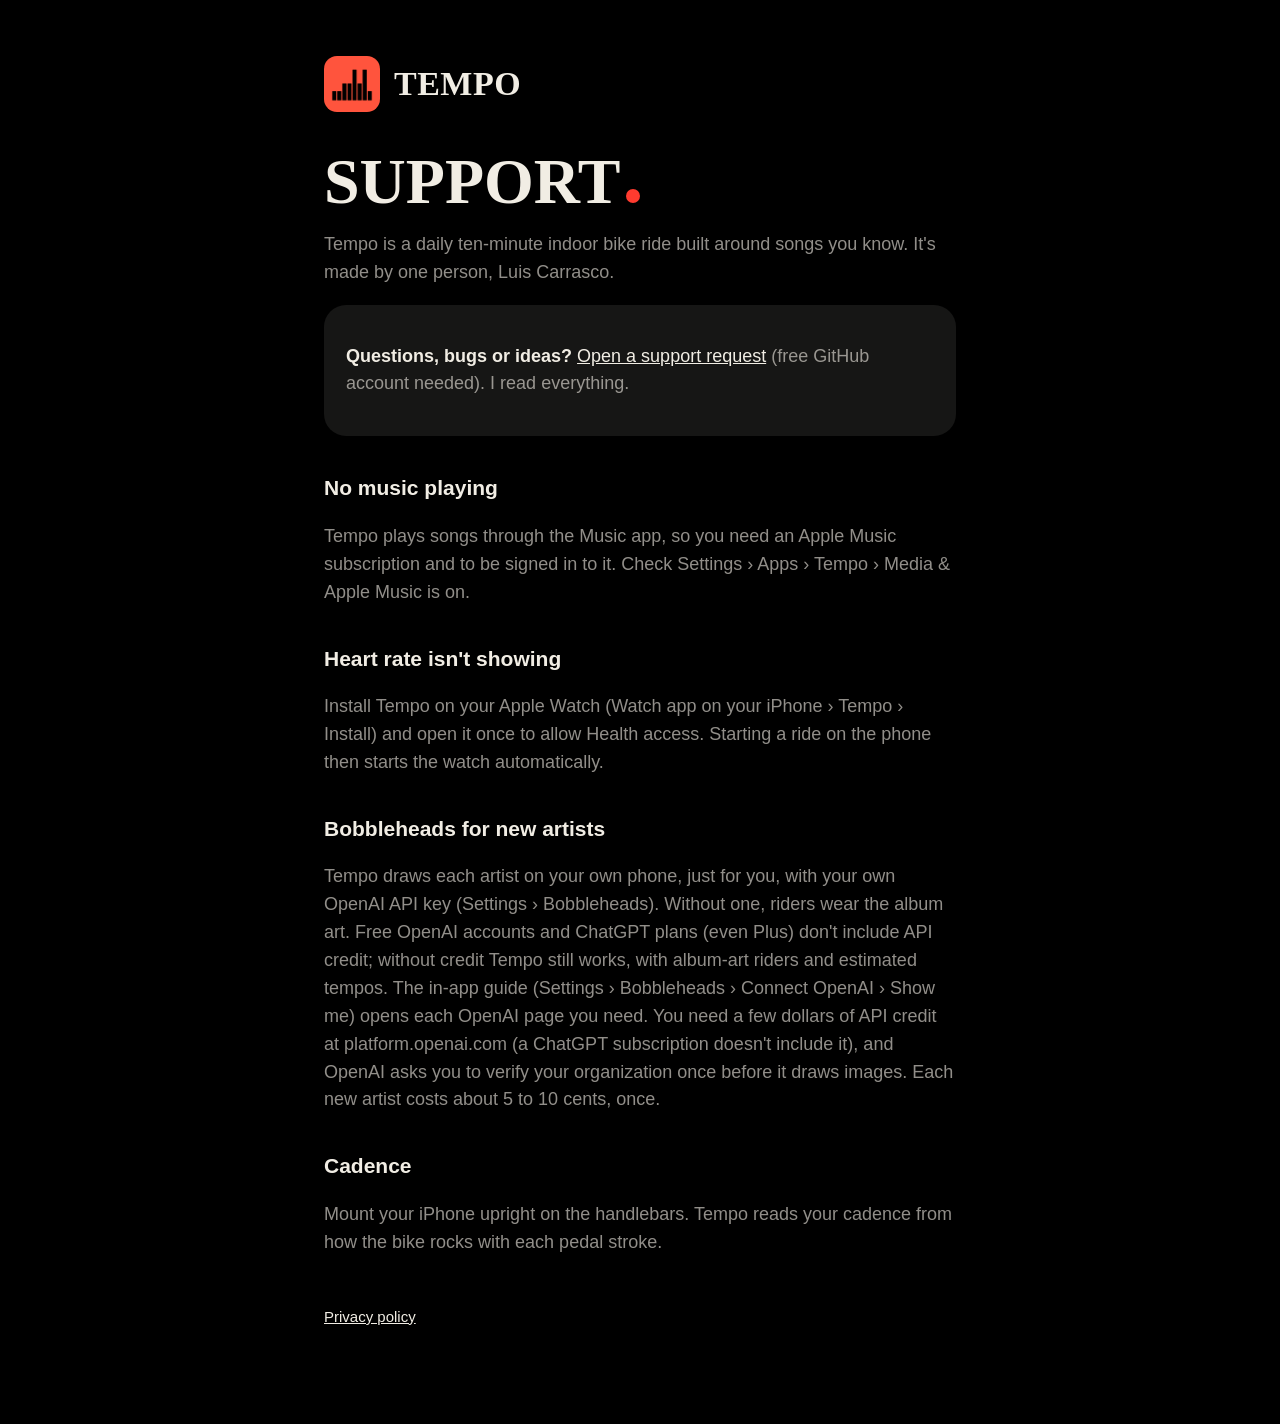
<file: index.html>
<!doctype html>
<html lang="en">
<head>
<meta charset="utf-8"><meta name="viewport" content="width=device-width, initial-scale=1">
<title>Tempo · Support</title>
<link rel="icon" href="favicon.png"><link rel="stylesheet" href="style.css">
</head>
<body><main>
<a class="brand" href="./"><img src="icon.png" alt=""><span>TEMPO</span></a>
<h1>Support</h1>
<p>Tempo is a daily ten-minute indoor bike ride built around songs you know. It's made by one person, Luis Carrasco.</p>

<div class="card">
<p><strong>Questions, bugs or ideas?</strong> <a href="https://github.com/luiscarrascob/tempo-app/issues/new">Open a support request</a> (free GitHub account needed). I read everything.</p>
</div>

<h2>No music playing</h2>
<p>Tempo plays songs through the Music app, so you need an Apple Music subscription and to be signed in to it. Check Settings › Apps › Tempo › Media &amp; Apple Music is on.</p>

<h2>Heart rate isn't showing</h2>
<p>Install Tempo on your Apple Watch (Watch app on your iPhone › Tempo › Install) and open it once to allow Health access. Starting a ride on the phone then starts the watch automatically.</p>

<h2>Bobbleheads for new artists</h2>
<p>Tempo draws each artist on your own phone, just for you, with your own OpenAI API key (Settings › Bobbleheads). Without one, riders wear the album art. Free OpenAI accounts and ChatGPT plans (even Plus) don't include API credit; without credit Tempo still works, with album-art riders and estimated tempos. The in-app guide (Settings › Bobbleheads › Connect OpenAI › Show me) opens each OpenAI page you need. You need a few dollars of API credit at platform.openai.com (a ChatGPT subscription doesn't include it), and OpenAI asks you to verify your organization once before it draws images. Each new artist costs about 5 to 10 cents, once.</p>

<h2>Cadence</h2>
<p>Mount your iPhone upright on the handlebars. Tempo reads your cadence from how the bike rocks with each pedal stroke.</p>

<div class="links"><a href="privacy.html">Privacy policy</a></div>
</main></body>
</html>
</file>
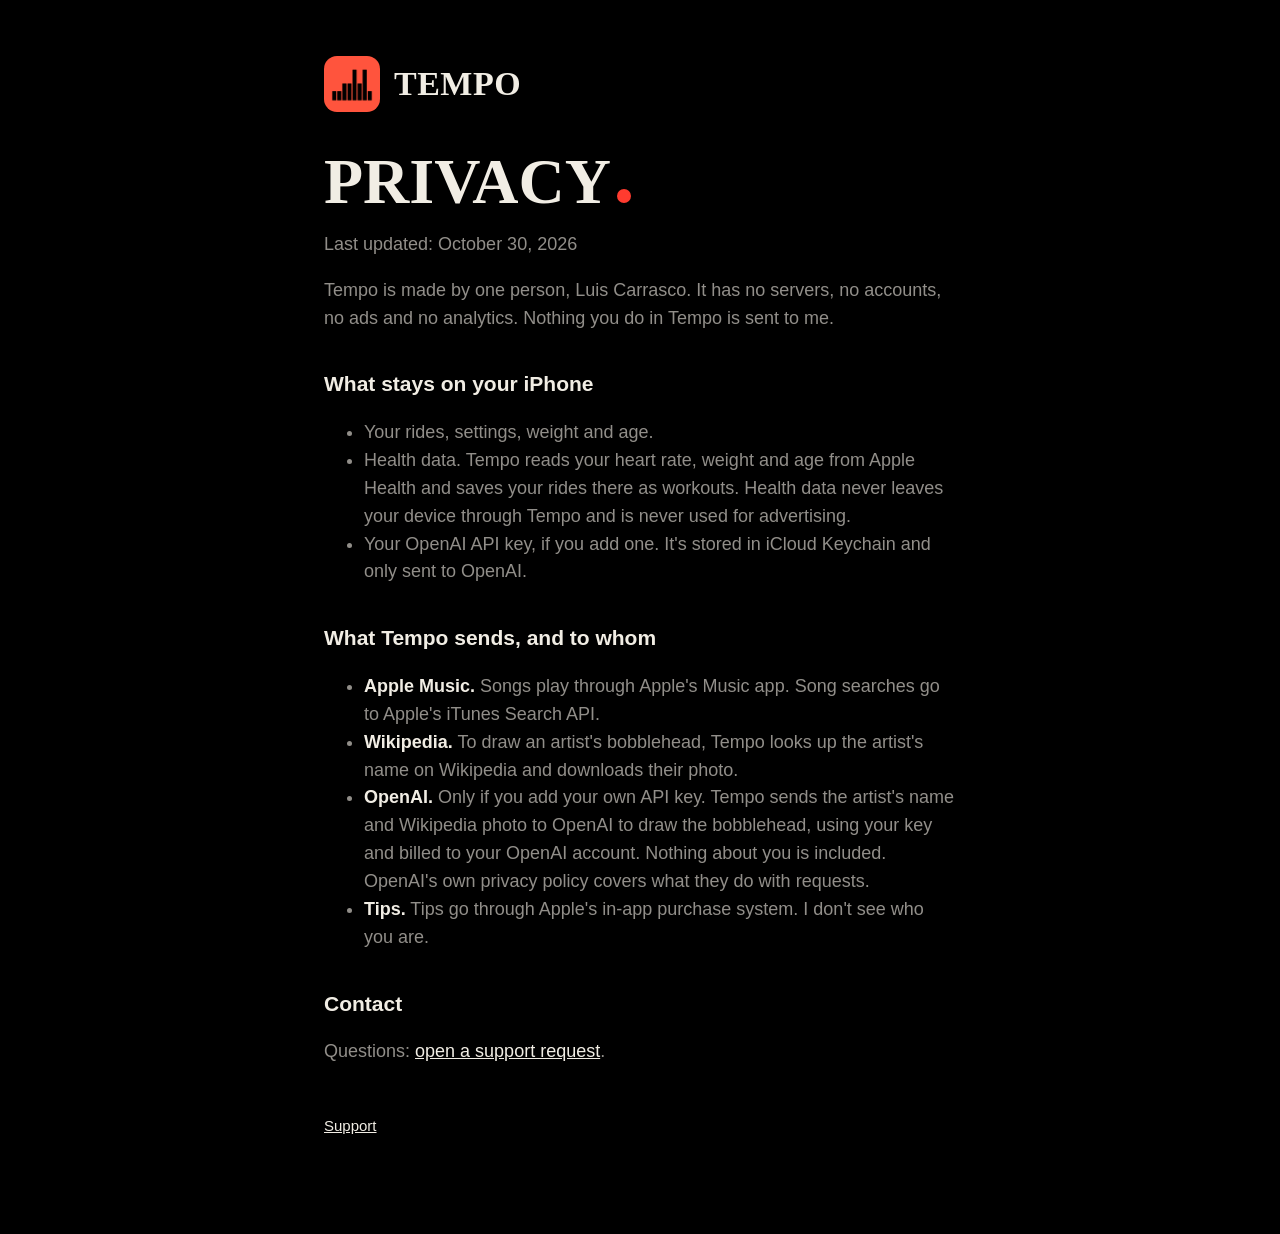
<file: privacy.html>
<!doctype html>
<html lang="en">
<head>
<meta charset="utf-8"><meta name="viewport" content="width=device-width, initial-scale=1">
<title>Tempo · Privacy</title>
<link rel="icon" href="favicon.png"><link rel="stylesheet" href="style.css">
</head>
<body><main>
<a class="brand" href="./"><img src="icon.png" alt=""><span>TEMPO</span></a>
<h1>Privacy</h1>
<p>Last updated: October 30, 2026</p>
<p>Tempo is made by one person, Luis Carrasco. It has no servers, no accounts, no ads and no analytics. Nothing you do in Tempo is sent to me.</p>
<h2>What stays on your iPhone</h2>
<ul><li>Your rides, settings, weight and age.</li><li>Health data. Tempo reads your heart rate, weight and age from Apple Health and saves your rides there as workouts. Health data never leaves your device through Tempo and is never used for advertising.</li><li>Your OpenAI API key, if you add one. It's stored in iCloud Keychain and only sent to OpenAI.</li></ul>
<h2>What Tempo sends, and to whom</h2>
<ul><li><strong>Apple Music.</strong> Songs play through Apple's Music app. Song searches go to Apple's iTunes Search API.</li><li><strong>Wikipedia.</strong> To draw an artist's bobblehead, Tempo looks up the artist's name on Wikipedia and downloads their photo.</li><li><strong>OpenAI.</strong> Only if you add your own API key. Tempo sends the artist's name and Wikipedia photo to OpenAI to draw the bobblehead, using your key and billed to your OpenAI account. Nothing about you is included. OpenAI's own privacy policy covers what they do with requests.</li><li><strong>Tips.</strong> Tips go through Apple's in-app purchase system. I don't see who you are.</li></ul>
<h2>Contact</h2>
<p>Questions: <a href="https://github.com/luiscarrascob/tempo-app/issues/new">open a support request</a>.</p>
<div class="links"><a href="./">Support</a></div>
</main></body>
</html>
</file>
<file: style.css>
:root { --paper: #F1EDE4; --dim: rgba(241,237,228,.6); --red: #FF3B2F; }
* { box-sizing: border-box; }
body { margin: 0; background: #000; color: var(--paper); font: 18px/1.55 -apple-system, BlinkMacSystemFont, "SF Pro Text", Helvetica, sans-serif; }
main { max-width: 680px; margin: 0 auto; padding: 56px 24px 96px; }
.brand { display: flex; align-items: center; gap: 14px; text-decoration: none; color: inherit; margin-bottom: 40px; }
.brand img { width: 56px; height: 56px; border-radius: 13px; }
.brand span { font: 900 34px/1 -apple-system; font-stretch: condensed; letter-spacing: .5px; }
h1 { font: 900 64px/0.95 -apple-system; font-stretch: condensed; text-transform: uppercase; margin: 0 0 18px; }
h1::after { content: ""; display: inline-block; width: 14px; height: 14px; border-radius: 50%; background: var(--red); margin-left: 6px; }
h2 { font-size: 21px; margin: 36px 0 8px; }
p, li { color: var(--dim); }
strong { color: var(--paper); }
a { color: var(--paper); }
.card { background: #161615; border-radius: 22px; padding: 20px 22px; margin: 18px 0; }
.links { display: flex; gap: 18px; margin-top: 48px; font-size: 15px; }
</file>
